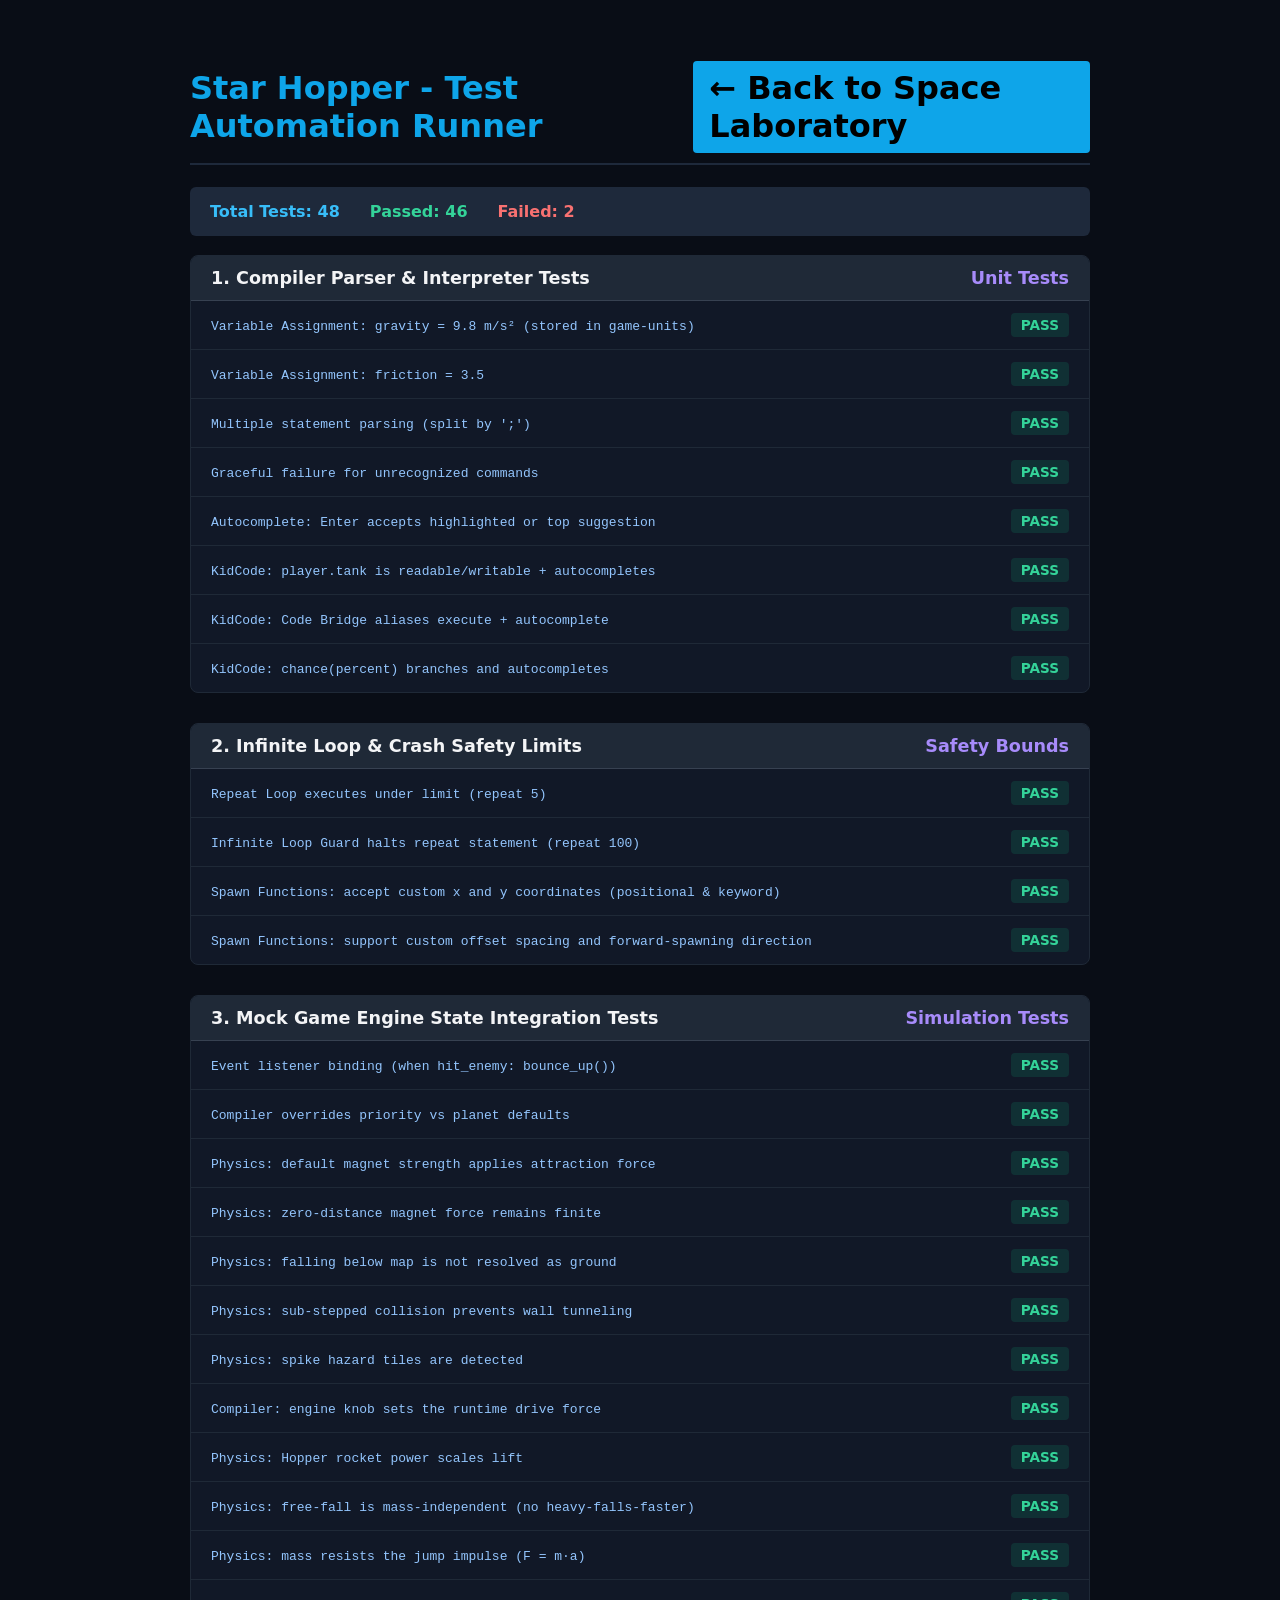
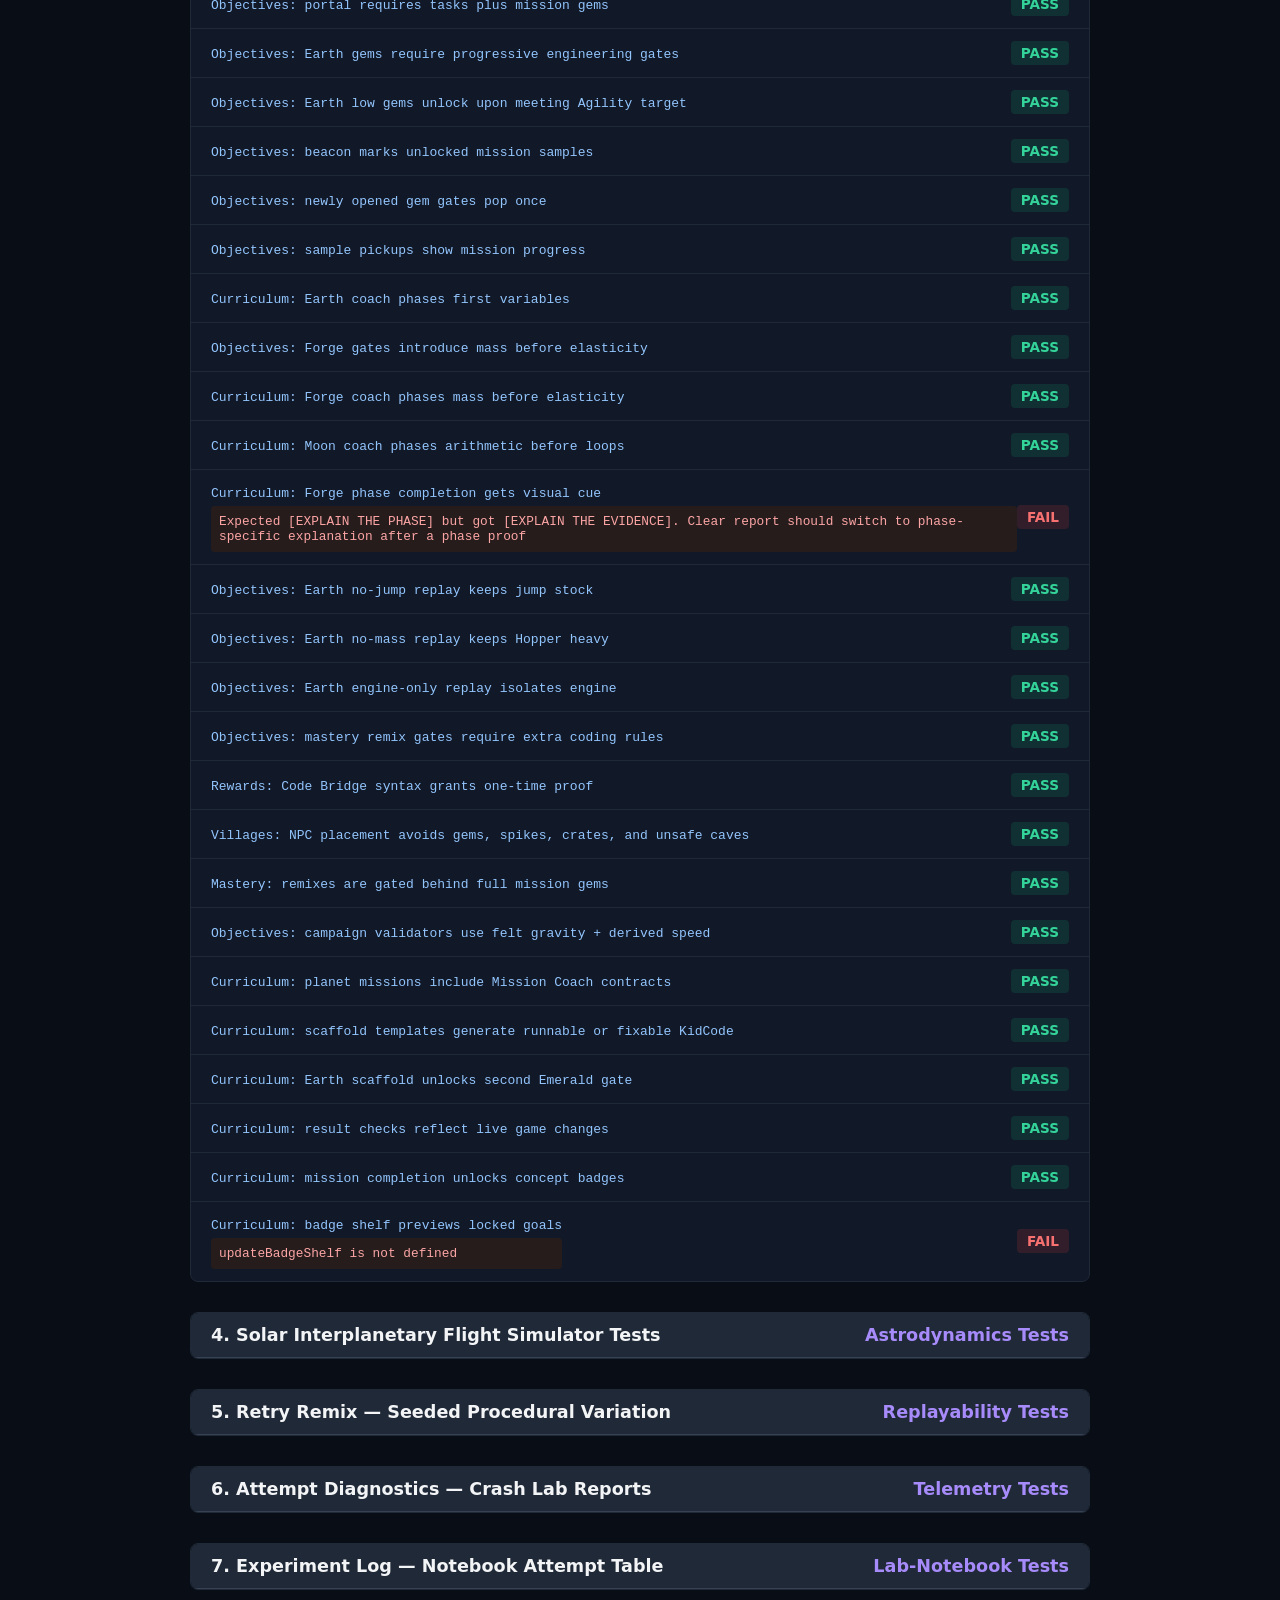
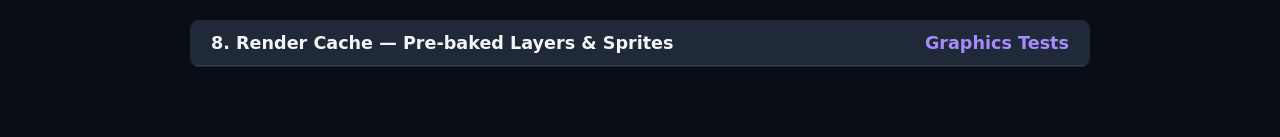
<file: tests.html>
<!DOCTYPE html>
<html lang="en">
<head>
  <meta charset="UTF-8">
  <title>Star Hopper - Integration & Unit Tests</title>
  <style>
    body {
      background: #090d16;
      color: #f3f4f6;
      font-family: system-ui, -apple-system, sans-serif;
      padding: 40px;
      max-width: 900px;
      margin: 0 auto;
    }
    h1 {
      color: #0ea5e9;
      border-bottom: 2px solid #1e293b;
      padding-bottom: 10px;
      display: flex;
      justify-content: space-between;
      align-items: center;
    }
    .test-suite {
      margin-bottom: 30px;
      background: #111827;
      border: 1px solid #1f2937;
      border-radius: 8px;
      overflow: hidden;
    }
    .suite-header {
      background: #1f2937;
      padding: 12px 20px;
      font-weight: bold;
      font-size: 1.1rem;
      border-bottom: 1px solid #374151;
      display: flex;
      justify-content: space-between;
    }
    .test-row {
      padding: 12px 20px;
      border-bottom: 1px solid #1f2937;
      display: flex;
      justify-content: space-between;
      align-items: center;
    }
    .test-row:last-child {
      border-bottom: none;
    }
    .test-name {
      font-family: monospace;
      color: #93c5fd;
    }
    .status-pass {
      background: rgba(16, 185, 129, 0.15);
      color: #34d399;
      padding: 4px 10px;
      border-radius: 4px;
      font-size: 0.85rem;
      font-weight: bold;
    }
    .status-fail {
      background: rgba(239, 68, 68, 0.15);
      color: #f87171;
      padding: 4px 10px;
      border-radius: 4px;
      font-size: 0.85rem;
      font-weight: bold;
    }
    .error-details {
      margin-top: 5px;
      color: #fca5a5;
      font-family: monospace;
      font-size: 0.8rem;
      background: #271c1c;
      padding: 8px;
      border-radius: 4px;
      display: none;
    }
    .summary-box {
      background: #1e293b;
      padding: 15px 20px;
      border-radius: 6px;
      display: flex;
      gap: 30px;
      font-weight: bold;
    }
    .nav-btn {
      background: #0ea5e9;
      color: #000;
      border: none;
      padding: 8px 16px;
      border-radius: 4px;
      font-weight: bold;
      cursor: pointer;
      text-decoration: none;
    }
    .nav-btn:hover {
      background: #38bdf8;
    }
  </style>
  <!-- Sequentially Mock dependencies for game instances -->
  <script>
    // Audio/SFX Mocks
    const SFX = {
      playJump: () => {},
      playSuccess: () => {},
      playError: () => {},
      playCoin: () => {},
      startBGM: () => {},
      stopBGM: () => {}
    };
    // UI Log mock
    function ui_log_output(msg, type) {
      console.log(`[MOCK UI LOG - ${type}]: ${msg}`);
    }
    function ui_log_input(msg) {
      console.log(`[MOCK UI INPUT]: ${msg}`);
    }
    function updateMissionList() {}
    function renderNotebookHistory() {}
    let notebookEntries = {};
  </script>
  <!-- Load compiler and engine modules -->
  <script src="interpreter.js"></script>
  <script src="missions.js"></script>
  <script src="planets.js"></script>
  <script src="render-cache.js"></script>
  <script src="entities.js"></script>
  <script src="physics.js"></script>
  <script src="ui.js"></script>
  <!-- Solar Spaceflight simulator modules -->
  <script src="nav-core.js"></script>
  <script src="nav-bodies.js"></script>
  <script src="nav-physics.js"></script>
  <script src="nav-ship.js"></script>
  <script src="nav-transfer.js"></script>
  <script src="nav-renderer.js"></script>
  <script src="nav-missions.js"></script>
  <script src="navigator.js"></script>
  <script src="retry-variants.js"></script>
  <script src="diagnostics.js"></script>
  <script src="attempt-log.js"></script>
  <script src="github-sync.js"></script>
  <script src="profiles.js"></script>
  <script src="game.js"></script>
  <script src="guided-mode.js"></script>
</head>
<body>

  <h1>
    <span>Star Hopper - Test Automation Runner</span>
    <a href="index.html" class="nav-btn">← Back to Space Laboratory</a>
  </h1>

  <div class="summary-box">
    <div style="color: #38bdf8;">Total Tests: <span id="total-count">0</span></div>
    <div style="color: #34d399;">Passed: <span id="passed-count">0</span></div>
    <div style="color: #f87171;">Failed: <span id="failed-count">0</span></div>
  </div>
  
  <br />

  <div class="test-suite">
    <div class="suite-header">
      <span>1. Compiler Parser & Interpreter Tests</span>
      <span style="color: #a78bfa;">Unit Tests</span>
    </div>
    <div id="compiler-suite"></div>
  </div>

  <div class="test-suite">
    <div class="suite-header">
      <span>2. Infinite Loop & Crash Safety Limits</span>
      <span style="color: #a78bfa;">Safety Bounds</span>
    </div>
    <div id="safety-suite"></div>
  </div>

  <div class="test-suite">
    <div class="suite-header">
      <span>3. Mock Game Engine State Integration Tests</span>
      <span style="color: #a78bfa;">Simulation Tests</span>
    </div>
    <div id="engine-suite"></div>
  </div>

  <div class="test-suite">
    <div class="suite-header">
      <span>4. Solar Interplanetary Flight Simulator Tests</span>
      <span style="color: #a78bfa;">Astrodynamics Tests</span>
    </div>
    <div id="solar-suite"></div>
  </div>

  <div class="test-suite">
    <div class="suite-header">
      <span>5. Retry Remix — Seeded Procedural Variation</span>
      <span style="color: #a78bfa;">Replayability Tests</span>
    </div>
    <div id="remix-suite"></div>
  </div>

  <div class="test-suite">
    <div class="suite-header">
      <span>6. Attempt Diagnostics — Crash Lab Reports</span>
      <span style="color: #a78bfa;">Telemetry Tests</span>
    </div>
    <div id="diag-suite"></div>
  </div>

  <div class="test-suite">
    <div class="suite-header">
      <span>7. Experiment Log — Notebook Attempt Table</span>
      <span style="color: #a78bfa;">Lab-Notebook Tests</span>
    </div>
    <div id="experiment-suite"></div>
  </div>

  <div class="test-suite">
    <div class="suite-header">
      <span>8. Render Cache — Pre-baked Layers & Sprites</span>
      <span style="color: #a78bfa;">Graphics Tests</span>
    </div>
    <div id="render-suite"></div>
  </div>

  <!-- Run the tests -->
  <script src="test-runner.js"></script>
</body>
</html>
</file>
